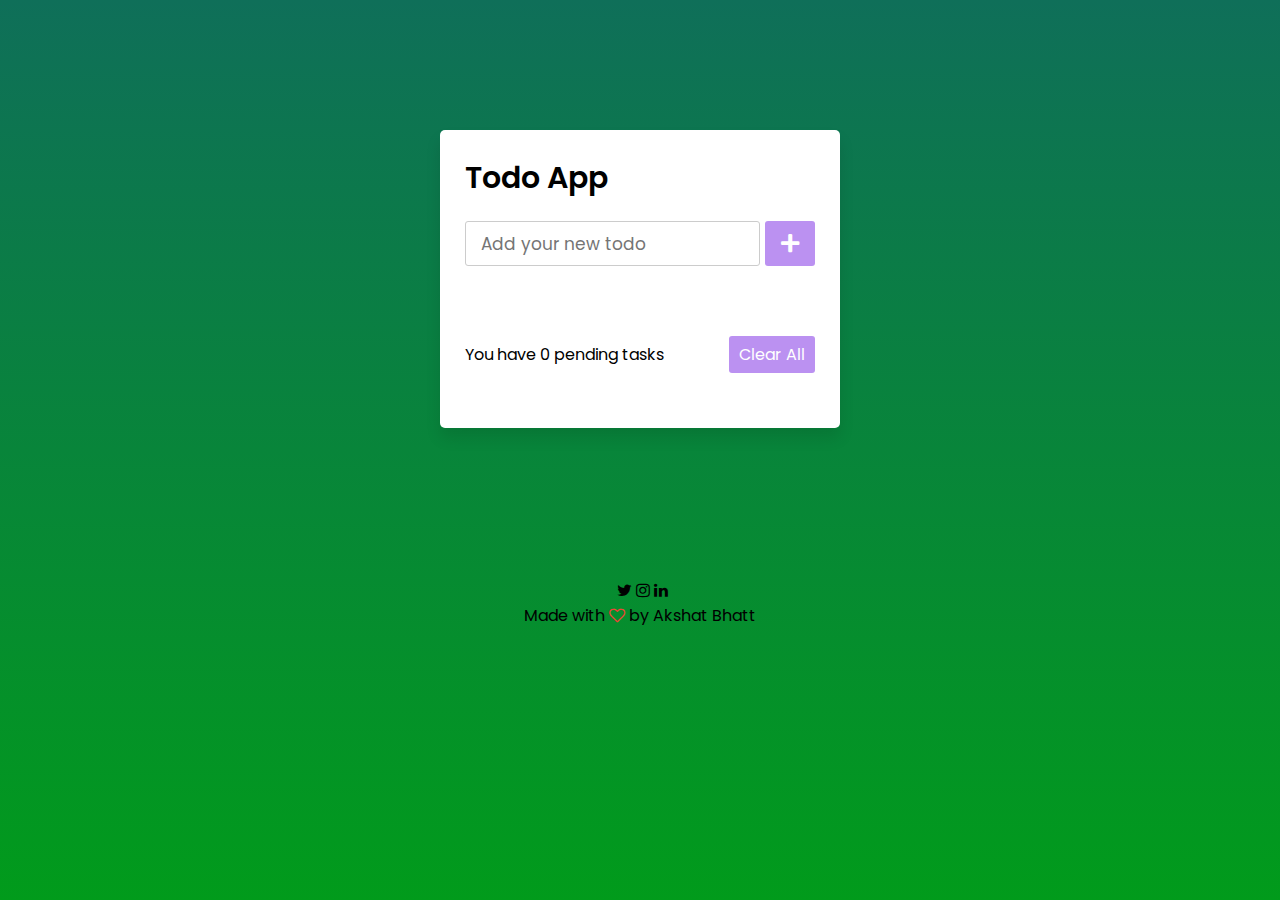
<file: TASK 2/Todo-app-master/index.html>
<!DOCTYPE html>
<html lang="en">
<head>
    <meta charset="UTF-8">
    <meta http-equiv="X-UA-Compatible" content="IE=edge">
    <meta name="viewport" content="width=device-width, initial-scale=1.0">
    <link rel="stylesheet" href="css/style.css">
    <link rel="stylesheet" href="https://cdnjs.cloudflare.com/ajax/libs/font-awesome/5.15.3/css/all.min.css"/>
    <link rel="stylesheet" href="https://cdnjs.cloudflare.com/ajax/libs/font-awesome/4.7.0/css/font-awesome.min.css">
    <title>Todo App JavaScript</title>
</head>
<body>
  <div class="wrapper">
    <header>Todo App</header>
    <div class="inputField">
      <input type="text" placeholder="Add your new todo">
      <button><i class="fas fa-plus"></i></button>
    </div>
    <ul class="todoList">
      <!-- data are comes from local storage -->
    </ul>
    <div class="footer">
      <span>You have <span class="pendingTasks"></span> pending tasks</span>
      <button>Clear All</button>
    </div>
  </div>
  <!--Footer-->
  <section class="footer">
    <div class="icon">
        
        <i class="fa fa-facbook"></i>
        <i class="fa fa-twitter"></i>
        <i class="fa fa-instagram"></i>
        <i class="fa fa-linkedin"></i>
    </div>
    <p>Made with <i class="fa fa-heart-o"></i> by Akshat Bhatt</p>
</section>
  <!--Javascript-->
  <script src="js/script.js"></script>

</body>
</html>
</file>
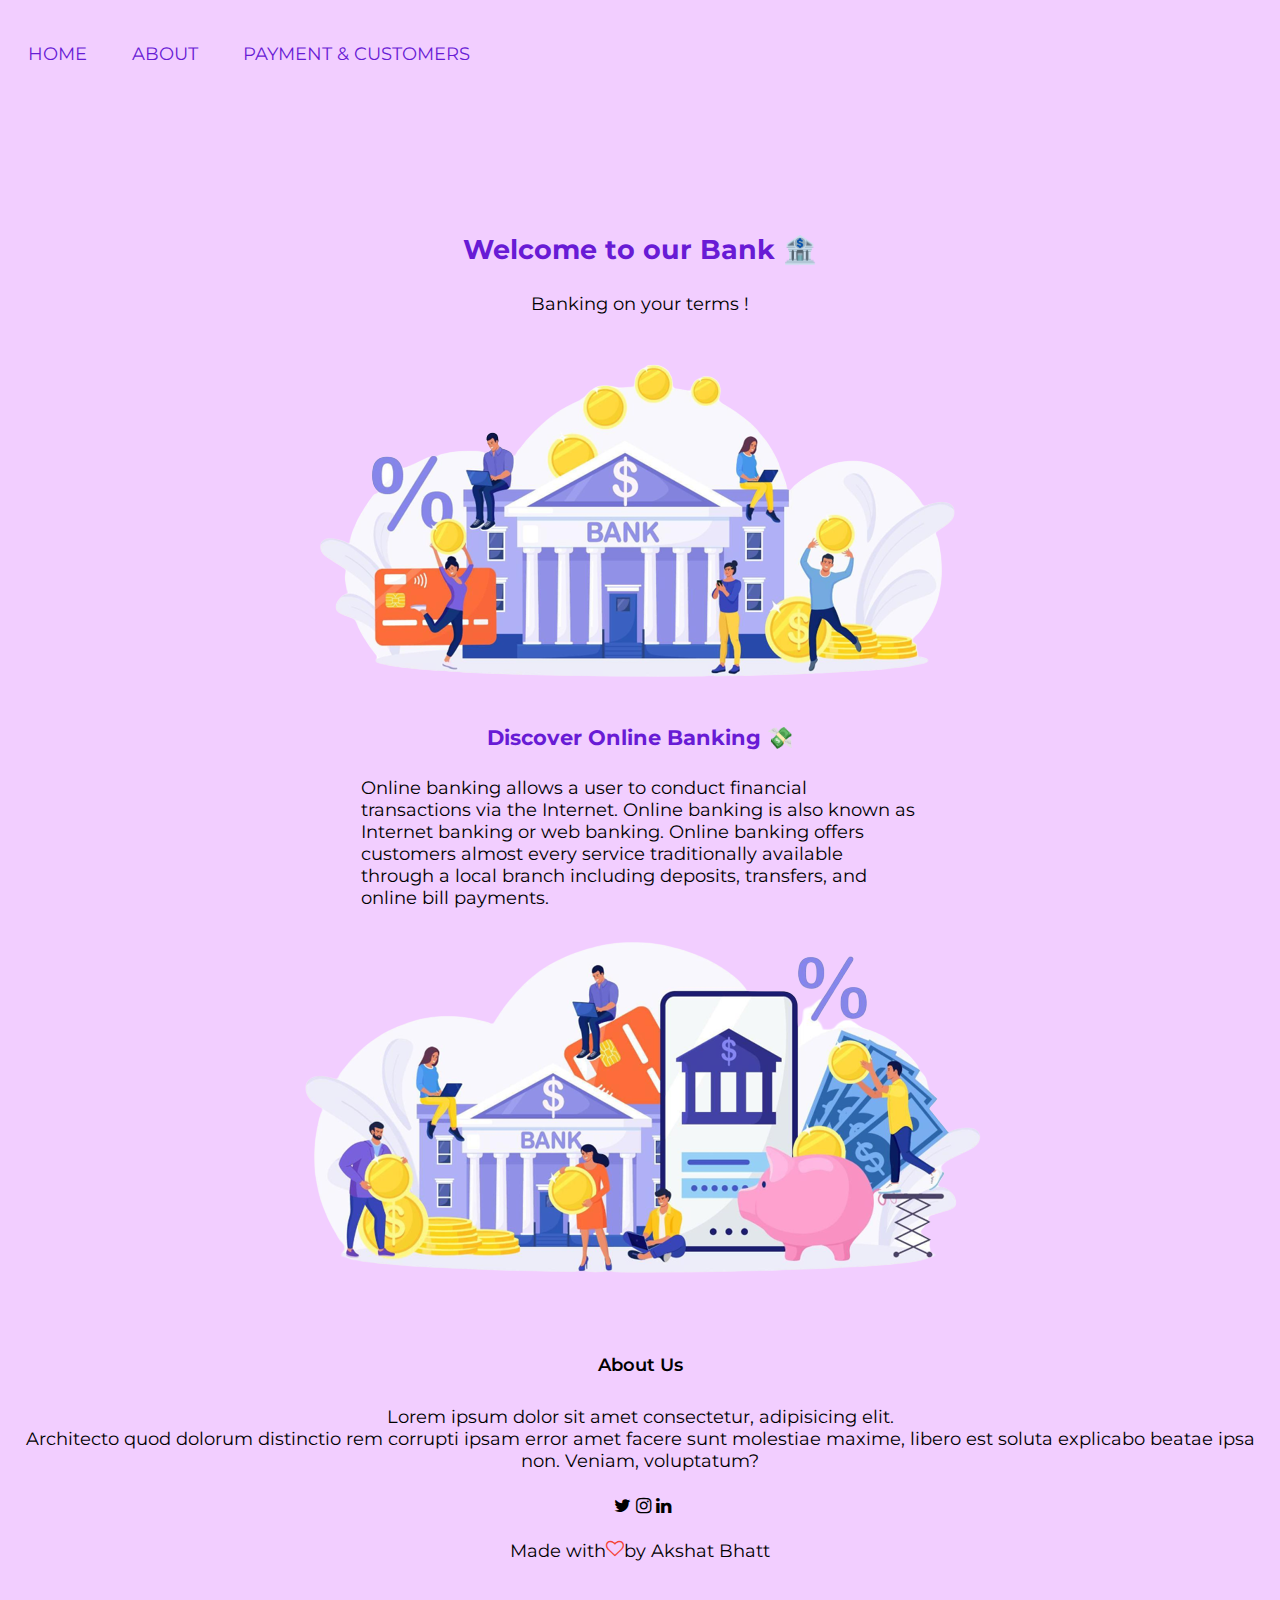
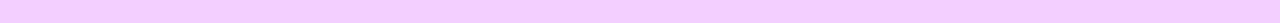
<file: TASK 4/Basic-Banking-System-master/index.html>
<!DOCTYPE html>
<html lang="en">
<head>
    <meta charset="UTF-8">
    <meta http-equiv="X-UA-Compatible" content="IE=edge">
    <meta name="viewport" content="width=device-width, initial-scale=1.0">
    <link rel="stylesheet" href="./css/nav.css">
    <link rel="stylesheet" href="./css/home.css">
    <link rel="stylesheet" href="./css/footer.css">
    <link rel="stylesheet" href="https://cdnjs.cloudflare.com/ajax/libs/font-awesome/4.7.0/css/font-awesome.min.css">
    <title>Banking System</title>
</head>
<body>
    <header>
        <nav class="main-nav">
            <ul class="navlinks">
                <li><a href="./index.html">Home</a></li>
                <li><a href="./about.html">About</a></li>
                <li><a href="./payment.html">Payment & Customers</a></li>
            </ul>
        </nav>
    </header>
    <section>
        <div class="title">
            <h1>
                <span>BASIC</span>
                <span>BANKING</span>
                <span>SYSTEM</span>
            </h1>
        </div>
        <div class="bank-content">
            <div class="box">
                <div class="content">
                    <h2>Welcome to our Bank 🏦</h2>
                    <p>Banking on your terms !</p>
                    <div class="bank-img">
                        <img src="./images/bank.png" alt="bank-image"/>
                    </div>
                    <h3>Discover Online Banking 💸</h3>
                    <p>Online banking allows a user to conduct financial transactions via the Internet. Online banking is also known as Internet banking or web banking. Online banking offers customers almost every service traditionally available through a local branch including deposits, transfers, and online bill payments.</p>
                    <div class="bank-img">
                        <img src="./images/banking.png" alt="bank-image"/>
                    </div>
                </div>
            </div>
        </div>
    </section> 
    <section class="footer">
        <h4>About Us</h4>
        <p>Lorem ipsum dolor sit amet consectetur, adipisicing elit.<br> Architecto quod dolorum distinctio rem corrupti ipsam error amet facere sunt molestiae maxime, libero est soluta explicabo beatae ipsa non. Veniam, voluptatum?</p>
        <div class="icon">
            
            <i class="fa fa-facbook"></i>
            <i class="fa fa-twitter"></i>
            <i class="fa fa-instagram"></i>
            <i class="fa fa-linkedin"></i>
        </div>
        <p>Made with <i class="fa fa-heart-o"></i> by Akshat Bhatt</p>
    </section>
</body>
</html>
</file>
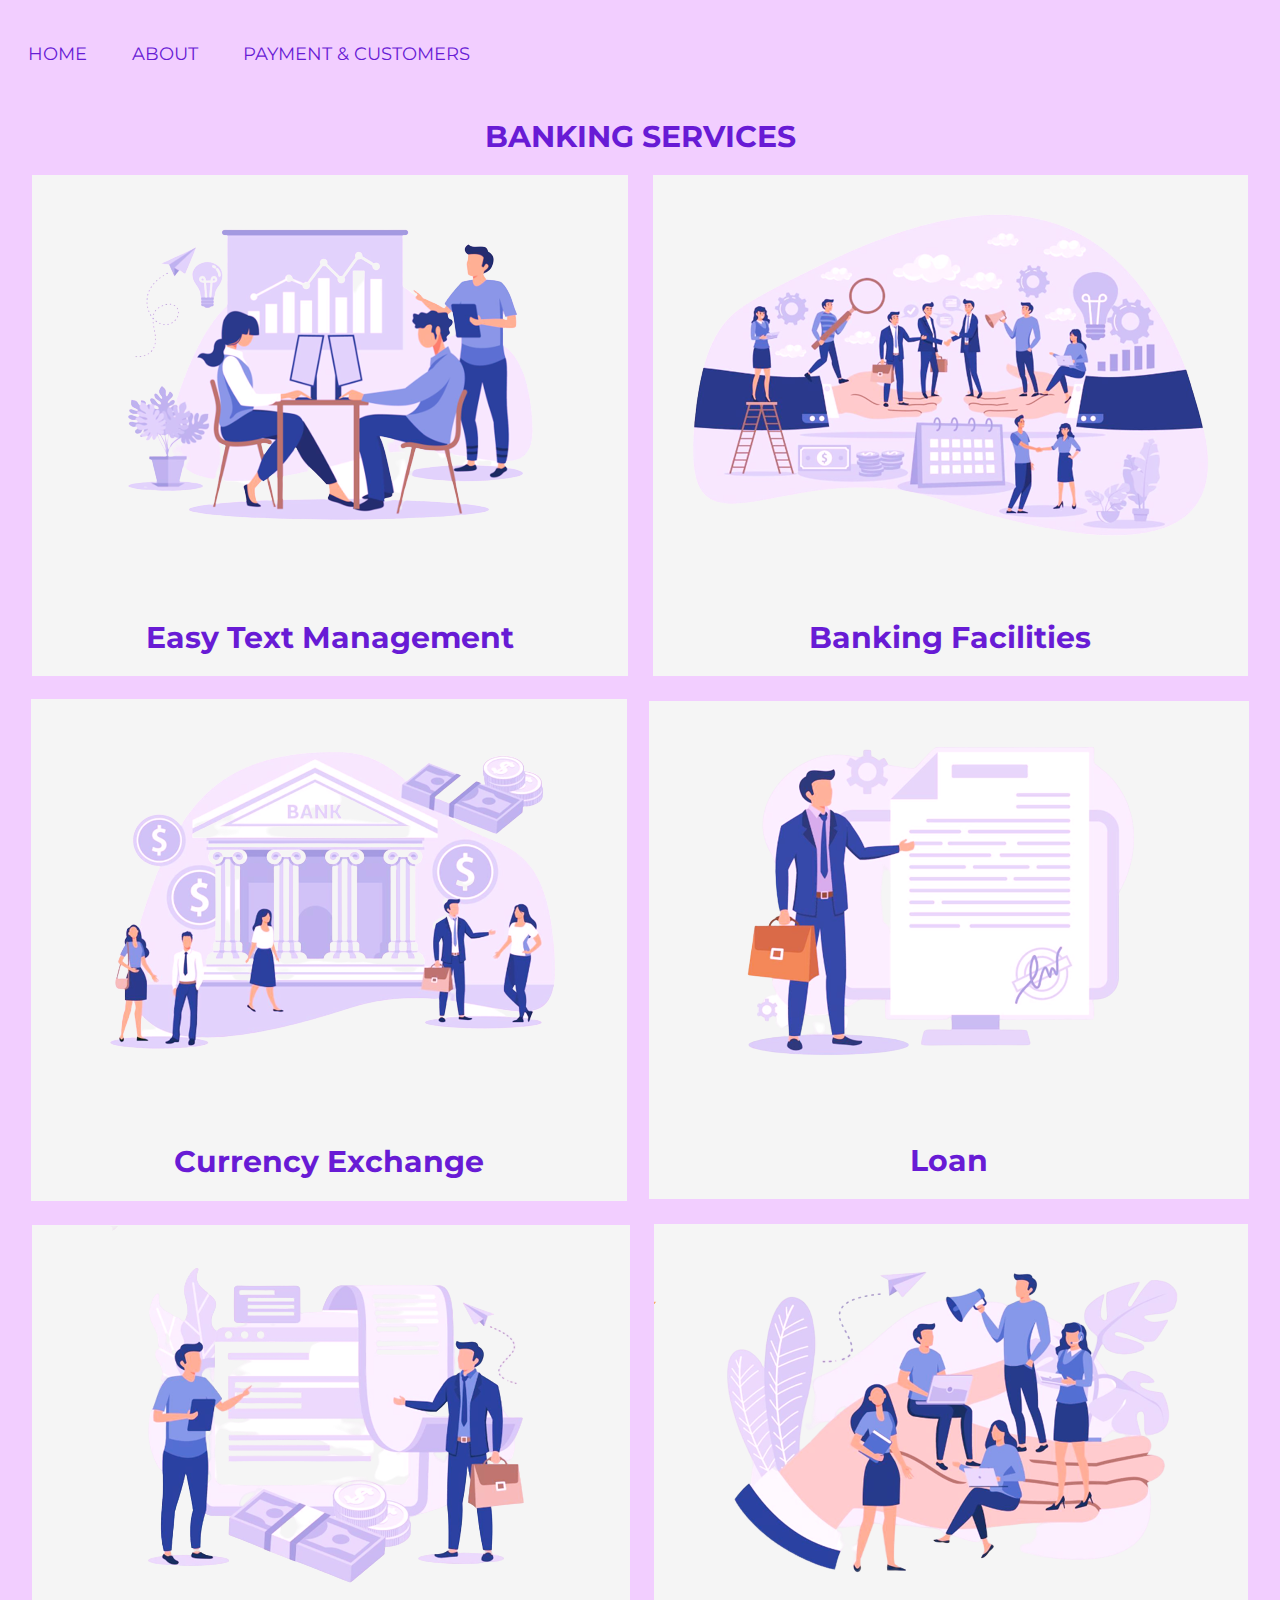
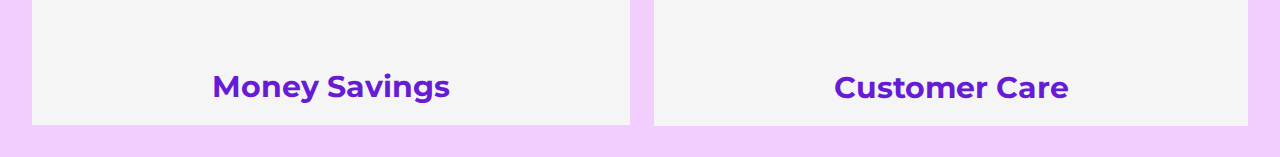
<file: TASK 4/Basic-Banking-System-master/about.html>
<!DOCTYPE html>
<html lang="en">
<head>
    <meta charset="UTF-8">
    <meta http-equiv="X-UA-Compatible" content="IE=edge">
    <meta name="viewport" content="width=device-width, initial-scale=1.0">
    <link rel="stylesheet" href="./css/nav.css">
    <link rel="stylesheet" href="./css/about.css">
    <title>Banking System</title>
</head>

<body>
    <header>
        <nav class="main-nav">
            <ul class="navlinks">
                <li><a href="./index.html">Home</a></li>
                <li><a href="./about.html">About</a></li>
                <li><a href="./payment.html">Payment & Customers</a></li>
            </ul>
        </nav>
    </header>
    <section>
        <h1>BANKING SERVICES</h1>
        <div class="container">
            <div class="box">
                <div class="img">
                    <img src="./images/1.png" alt="easy test management"/>
                </div>
                <div>
                    <h1>Easy Text Management</h1>
                </div>
            </div>
            <div class="box">
                <div class="img">
                    <img src="./images/2.png" alt="banking facilities"/>
                </div>
                <div>
                    <h1>Banking Facilities</h1>
                </div>
            </div>
            <div class="box">
                <div class="img">
                    <img src="./images/3.png" alt="currency exchange"/>
                </div>
                <div>
                    <h1>Currency Exchange</h1>
                </div>
            </div>
            <div class="box">
                <div class="img">
                    <img src="./images/4.png" alt="loan"/>
                </div>
                <div>
                    <h1>Loan</h1>
                </div>
            </div>
            <div class="box">
                <div class="img">
                    <img src="./images/5.png" alt="money savings"/>
                </div>
                <div>
                    <h1>Money Savings</h1>
                </div>
            </div>
            <div class="box">
                <div class="img">
                    <img src="./images/6.png" alt="customer care"/>
                </div>
                <div>
                    <h1>Customer Care</h1>
                </div>
            </div>
        </div>
    </section>
</body>
</html>
</file>
<file: TASK 2/Todo-app-master/css/style.css>
@import url('https://fonts.googleapis.com/css2?family=Poppins:wght@200;300;400;500;600;700&display=swap');
*{
  margin: 0;
  padding: 0;
  box-sizing: border-box;
  font-family: 'Poppins', sans-serif;
}
::selection{
  color: #ffff;
  background: rgb(142, 73, 232);
}
body{
  width: 100%;
  height: 100vh;
  /* overflow: hidden; */
  padding: 10px;
  background: linear-gradient(to bottom, #0f6f59 0%, #019b1b 100%);
}
.wrapper{
  background: #fff;
  max-width: 400px;
  width: 100%;
  margin: 120px auto;
  padding: 25px;
  border-radius: 5px;
  box-shadow: 0px 10px 15px rgba(0,0,0,0.1);
}
.wrapper header{
  font-size: 30px;
  font-weight: 600;
}
.wrapper .inputField{
  margin: 20px 0;
  width: 100%;
  display: flex;
  height: 45px;
}
.inputField input{
  width: 85%;
  height: 100%;
  outline: none;
  border-radius: 3px;
  border: 1px solid #ccc;
  font-size: 17px;
  padding-left: 15px;
  transition: all 0.3s ease;
}
.inputField input:focus{
  border-color: #8E49E8;
}
.inputField button{
  width: 50px;
  height: 100%;
  border: none;
  color: #fff;
  margin-left: 5px;
  font-size: 21px;
  outline: none;
  background: #8E49E8;
  cursor: pointer;
  border-radius: 3px;
  opacity: 0.6;
  pointer-events: none;
  transition: all 0.3s ease;
}
.inputField button:hover,
.footer button:hover{
  background: #721ce3;
}
.inputField button.active{
  opacity: 1;
  pointer-events: auto;
}
.wrapper .todoList{
  max-height: 250px;
  overflow-y: auto;
}
.todoList li{
  position: relative;
  list-style: none;
  margin-bottom: 8px;
  background: #f2f2f2;
  border-radius: 3px;
  padding: 10px 15px;
  cursor: default;
  overflow: hidden;
  word-wrap: break-word;
}
.todoList li .icon{
  position: absolute;
  right: -45px;
  top: 50%;
  transform: translateY(-50%);
  background: #e74c3c;
  width: 45px;
  text-align: center;
  color: #fff;
  padding: 10px 15px;
  border-radius: 0 3px 3px 0;
  cursor: pointer;
  transition: all 0.2s ease;
}
.todoList li:hover .icon{
  right: 0px;
}
.wrapper .footer{
  display: flex;
  width: 100%;
  margin-top: 20px;
  align-items: center;
  justify-content: space-between;
}
.footer button{
  padding: 6px 10px;
  border-radius: 3px;
  border: none;
  outline: none;
  color: #fff;
  font-weight: 400;
  font-size: 16px;
  margin-left: 5px;
  background: #8E49E8;
  cursor: pointer;
  user-select: none;
  opacity: 0.6;
  pointer-events: none;
  transition: all 0.3s ease;
}
.footer button.active{
  opacity: 1;
  pointer-events: auto;
}
/*--Footer--*/
.footer{
  width: 100%;
  text-align: center;
  padding: 30px 0;
}
.footer h4{
  margin-bottom: 25px;
  margin-top:20px ;
  font-weight: 600;
}
.icons .fa{
  color: #f44336;
  margin: 0 13px;
  cursor: pointer;
  padding: 18px 0;
}
.fa-heart-o{
  color: #f44336;
}
</file>
<file: TASK 4/Basic-Banking-System-master/css/nav.css>
@import url("https://fonts.googleapis.com/css2?family=Montserrat:wght@500&display=swap");

body {
    font-family: "Montserrat", sans-serif;
    background-color: #f2ceff;
    font-size: 1.8rem;
}

html {
    font-size: 62.5%; /* 10px = 62.5% */
}

.main-nav {
    height: 9rem;
}

.navlinks {
    list-style: none;
    float: left;
    line-height: 9rem;
    margin: 0;
    padding: 0;
}
  
.navlinks li {
    display: inline-block;
    margin: 0.1rem 2rem;
}
  
.navlinks li a {
    color: #681bd5;
    text-decoration: none;
    transition: all 0.3s linear 0s;
    text-transform: uppercase;
}
  
.navlinks li a:hover {
    color: white;
    padding-bottom: 0.7rem;
    border-bottom: 0.2rem solid white;
}

/* Responsive */
@media(max-width : 998px) {
    html {
        font-size: 55%;
    }
}

@media(max-width : 768px) {
    html {
        font-size: 45%;
    }
}
</file>
<file: TASK 4/Basic-Banking-System-master/css/home.css>
/* title */

h1 {
    color: #681bd5;
    text-align: center;
    font-size: 4rem;
    transform: scale(0.94);
    animation: scale 3s forwards cubic-bezier(0.5, 1, 0.89, 1);
}

@keyframes scale {
    100% {
        transform: scale(1);
    }
}

span {
    display: inline-block;
    opacity: 0;
    filter: blur(0.4rem);
}
  
span:nth-child(1) {
    animation: fade-in 0.8s 0.1s forwards cubic-bezier(0.11, 0, 0.5, 0);
}
  
span:nth-child(2) {
    animation: fade-in 0.8s 0.2s forwards cubic-bezier(0.11, 0, 0.5, 0);
}
  
span:nth-child(3) {
    animation: fade-in 0.8s 0.3s forwards cubic-bezier(0.11, 0, 0.5, 0);
}

@keyframes fade-in {
    100% {
        opacity: 1;
        filter: blur(0);
    }
}

/* container */

.bank-content {
    display: flex;
    flex-direction: row;
    flex-wrap: wrap;
    justify-content: space-evenly;
    align-items: center;
    align-content: space-around;
}

.box {
    display: flex;
    justify-content: center;
}

.content {
    width: 45%;
    float: left;
    padding: 1rem;
}

.bank-img ,h2,h3,p{
    display: flex;
    justify-content: center;
}

h2 , h3 {
    color: #681bd5;
}

p {
    padding: 0.5rem;
    color: rgba(rgb(7, 43, 59), green, blue, alpha);
}
</file>
<file: TASK 4/Basic-Banking-System-master/css/footer.css>
/*--Footer--*/
.footer{
    width: 100%;
    text-align: center;
    padding: 30px 0;
}
.footer h4{
    margin-bottom: 25px;
    margin-top:20px ;
    font-weight: 600;
}
.icons .fa{
    color: #f44336;
    margin: 0 13px;
    cursor: pointer;
    padding: 18px 0;
}
.fa-heart-o{
    color: #f44336;
}
</file>
<file: TASK 4/Basic-Banking-System-master/css/about.css>
h1{
    color: #681bd5;
    text-align: center;
    font-size: 3rem;
}

.container {
    display: flex;
    flex-direction: row;
    flex-wrap: wrap;
    justify-content: space-evenly;
    align-items: center;
    align-content: space-around;
}

.box {
    margin-bottom: 2.3rem;
    background-color: whitesmoke;
}
</file>
